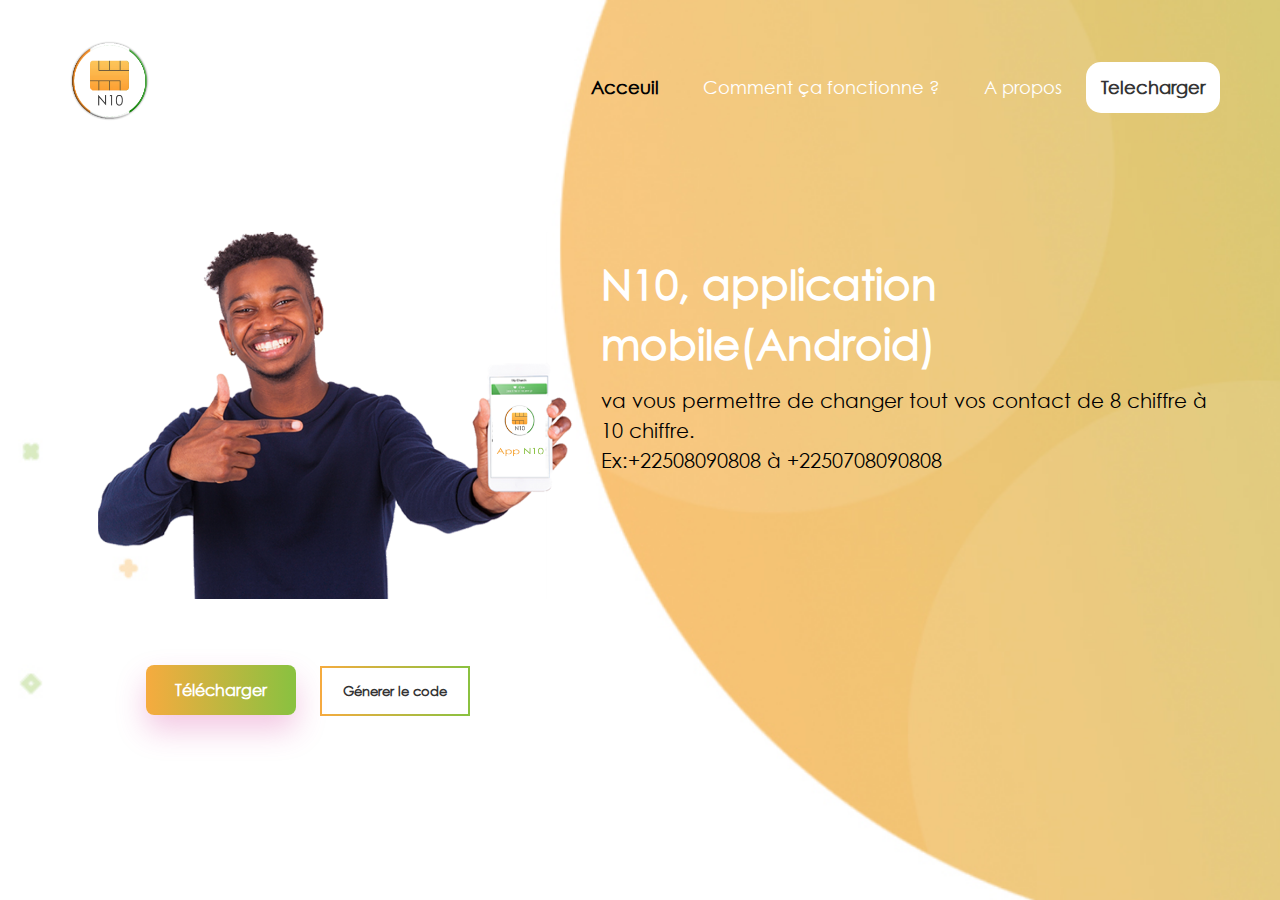
<file: index.html>
<!DOCTYPE html>
<html lang="en">

    <head>
        <meta charset="UTF-8">
        <meta name="viewport" content="width=device-width, initial-scale=1.0">
        <title>Document</title>
        <link rel="stylesheet" href="style/style.css">
        <link rel="stylesheet" href="style/responsive.css">
        <link rel="shortcut icon" href="/images/icons/n10.png" type="image/x-icon">
    </head>

<body>
    <section id="home" class="top_bar">
        <header>
            <div class="logo">
                <a href="index.html"><img src="images/icons/n10.png" alt=""></a>
            </div>
            <nav>
                <ul>
                    <li class="closeMenu"></li>
                    <li class="acc"><a href="index.html"><span class="ac">A</span>cceuil</a></li>
                    <li><a href="howtowork.html">Comment ça fonctionne ?</a></li>
                    <li><a href="#">A propos</a></li>
                    <li class="telecharger">
                        <a href="generator.html">Telecharger</a>
                    </li>
                </ul>
            </nav>

            <div id="SmallMenu" class="menu__mobile">
                <div class="menu__mobile--title">Menu</div>
                <div class="hemburger">
                    <div class="item"></div>
                    <div class="item"></div>
                    <div class="item"></div>
                </div>
            </div>
        </header>

        <div class="main">
            <div class="part_app">
                <div class="part_app_img">
                    <img src="/images/mobile1.png" alt="">
                </div>
                <div class="part_btns">
                    <button class="download">
                        <a href="#">Télécharger</a>
                    </button>
                    <button class="info">
                        <a href="">Génerer le code</a>
                    </button>
                </div>
            </div>
            <div class="part_download">
                <h1><span class="d_res">N10, applica</span>tion <span class="d_res">mobile(</span>Android)</h1>
                <p>va vous permettre de changer tout vos contact de 8 chiffre à 10 chiffre.<br /> Ex:+22508090808 à +2250708090808</p>
            </div>
        </div>
    </section>

    <script src="js/script.js"></script>
</body>

</html>
</file>
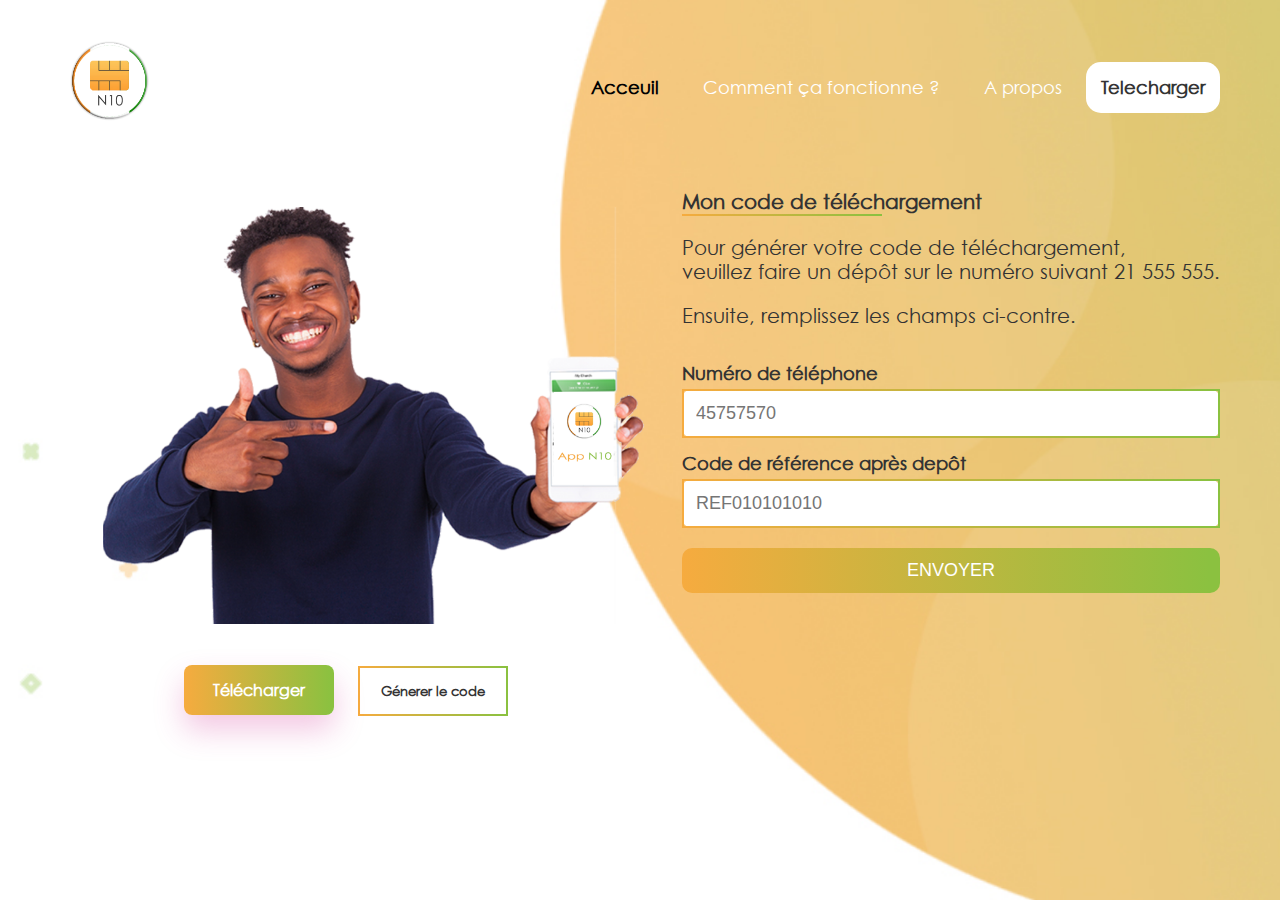
<file: generator.html>
<!DOCTYPE html>
<html lang="en">

<head>
    <meta charset="UTF-8">
    <meta name="viewport" content="width=device-width, initial-scale=1.0">
    <title>Document</title>
    <link rel="stylesheet" href="style/style.css">
    <link rel="stylesheet" href="style/responsive.css">
    <link rel="shortcut icon" href="/images/icons/n10.png" type="image/x-icon">
</head>

<body>
    <section id="code__generator" class="top_bar">
        <header>
            <div class="logo">
                <a href="index.html"><img src="images/icons/n10.png" alt=""></a>
            </div>
            <nav>
                <ul>
                    <li class="closeMenu"></li>
                    <li class="acc"><a href="index.html"><span class="ac">A</span>cceuil</a></li>
                    <li><a href="howtowork.html">Comment ça fonctionne ?</a></li>
                    <li><a href="#">A propos</a></li>
                    <li class="telecharger">
                        <a href="generator.html">Telecharger</a>
                    </li>
                </ul>
            </nav>

            <div id="SmallMenu" class="menu__mobile">
                <div class="menu__mobile--title">Menu</div>
                <div class="hemburger">
                    <div class="item"></div>
                    <div class="item"></div>
                    <div class="item"></div>
                </div>
            </div>
        </header>
        <div class="main">
            <div class="part_app">
                <div class="part_app_img">
                    <img src="images/mobile1.png" alt="">
                </div>
                <div class="part_btns">
                    <button class="download"><a href="generator.html">Télécharger</a></button>
                    <button class="info"><a href="">Génerer le code</a></button>
                </div>
            </div>
            <div class="code__generator--content">
                <h1>Mon code de téléchargement</h1>
                <div class="separator"></div>
                <div class="item--content">
                    <p>
                        Pour générer votre code de téléchargement, <br> veuillez faire un dépôt sur le numéro suivant <span>21 555 555</span>.
                    </p>
                    <p>
                        Ensuite, remplissez les champs ci-contre.
                    </p>
                </div>

                <form action="" method="post">
                    <div class="inputbox form--row number">
                        <label for="tel">Numéro de téléphone</label>
                        <input type="text" name="" id="tel" placeholder="45757570">
                    </div>

                    <div class="inputbox form--row reference_number">
                        <label for="code_ref">Code de référence après depôt</label>
                        <input type="text" name="" id="code_ref" placeholder="REF010101010">
                    </div>

                    <div class="form--row reference_number">
                        <input type="submit" name="" id="" value="Envoyer">
                    </div>
                </form>
            </div>
        </div>
    </section>

    <script src="js/script.js"></script>
</body>

</html>
</file>
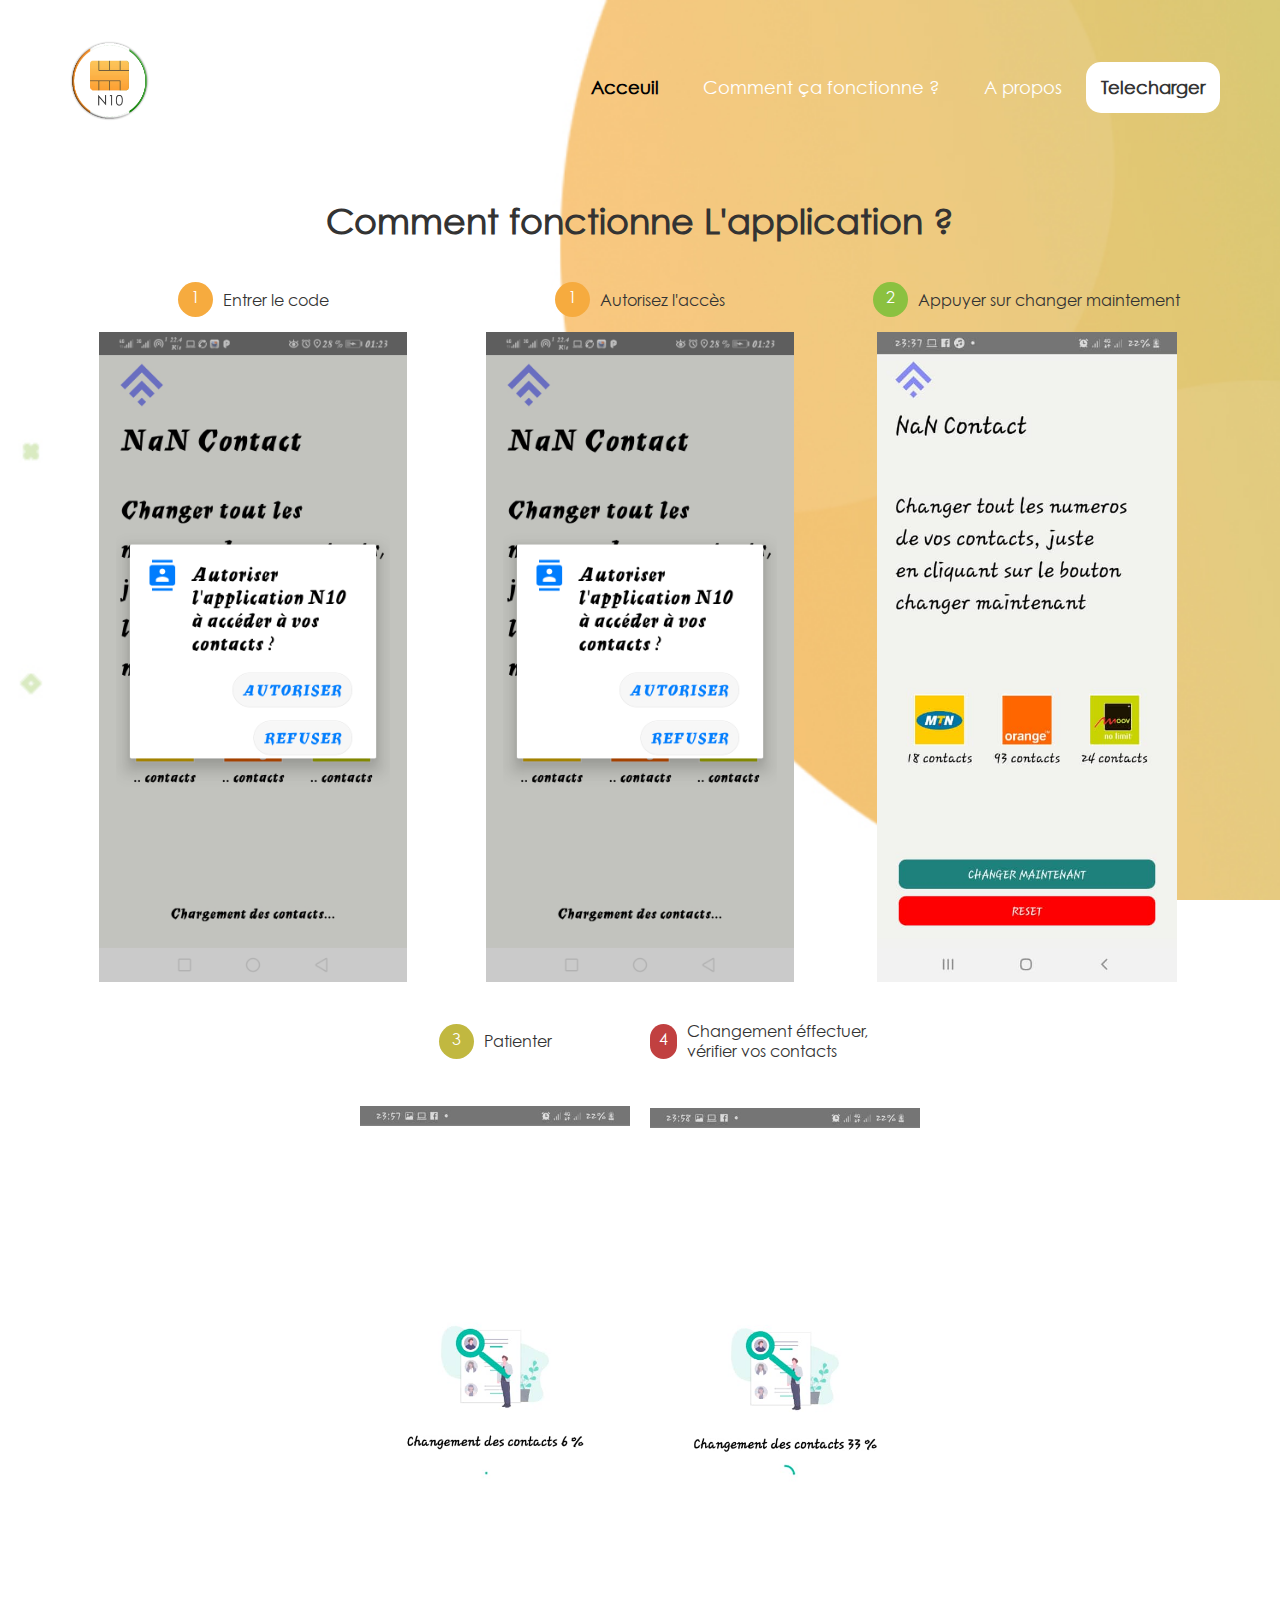
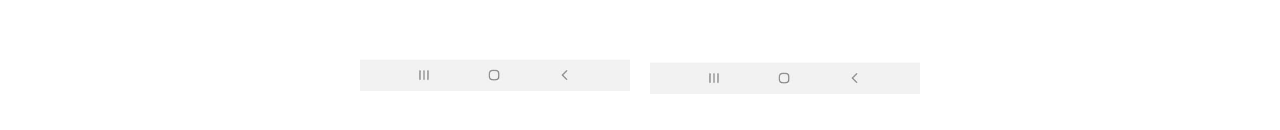
<file: howtowork.html>
<!DOCTYPE html>
<html lang="en">
<head>
    <meta charset="UTF-8">
    <meta name="viewport" content="width=device-width, initial-scale=1.0">
    <title>Document</title>
    <link rel="stylesheet" href="style/style.css">
    <link rel="stylesheet" href="style/responsive.css">
    <link rel="shortcut icon" href="/images/icons/n10.png" type="image/x-icon">
</head>
<body>
    <section id="home" class="top_bar">
        <header>
            <div class="logo">
                <a href="index.html"><img src="images/icons/n10.png" alt=""></a>
            </div>
            <nav>
                <ul>
                    <li class="closeMenu"></li>
                    <li class="acc"><a href="index.html">Acceuil</a></li>
                    <li><a href="howtowork.html">Comment ça fonctionne ?</a></li>
                    <li><a href="#">A propos</a></li>
                    <li class="telecharger">
                        <a href="generator.html">Telecharger</a>
                    </li>
                </ul>
            </nav>

            <div id="SmallMenu" class="menu__mobile">
                <div class="menu__mobile--title">Menu</div>
                <div class="hemburger">
                    <div class="item"></div>
                    <div class="item"></div>
                    <div class="item"></div>
                </div>
            </div>
        </header>

        <div class="main__fonctionality">
            <h1>Comment fonctionne L'application ?</h1>

            <div class="fonctionality__card">
                <div class="fonctionality__card--row">
                    <div class="fonctionality__card--items">
                        <div class="circle__card">
                            <div class="circle1 circle">1</div>
                            <span>Entrer le code</span>
                        </div>
                        <img src="./images/1.jpeg" alt="">
                    </div>
                    <div class="fonctionality__card--items">
                        <div class="circle__card">
                            <div class="circle1 circle">1</div>
                            <span>Autorisez l'accès</span>
                        </div>
                        <img src="./images/1.jpeg" alt="">
                    </div>
                    <div class="fonctionality__card--items">
                        <div class="circle__card">
                            <div class="circle2 circle">2</div>
                            <span>Appuyer sur changer maintement</span>
                        </div>
                        <img src="./images/2.jpeg" alt="">
                    </div>
                </div>
                <div class="next__fonction fonctionality__card--row">
                    <div class="fonctionality__card--items">
                        <div class="circle__card">
                            <div class="circle3 circle">3</div>
                            <span>Patienter</span>
                        </div>
                        <img src="./images/3.jpeg" alt="">
                    </div>
                    <div class="fonctionality__card--items">
                        <div class="circle__card">
                            <div class="circle4 circle">4</div>
                            <span>Changement éffectuer, vérifier vos contacts</span>
                        </div>
                        <img src="./images/4.jpeg" alt="">
                    </div>
                </div>
            </div>
        </div>
    </section>
    
    <script src="js/script.js"></script>
</body>
</html>
</file>
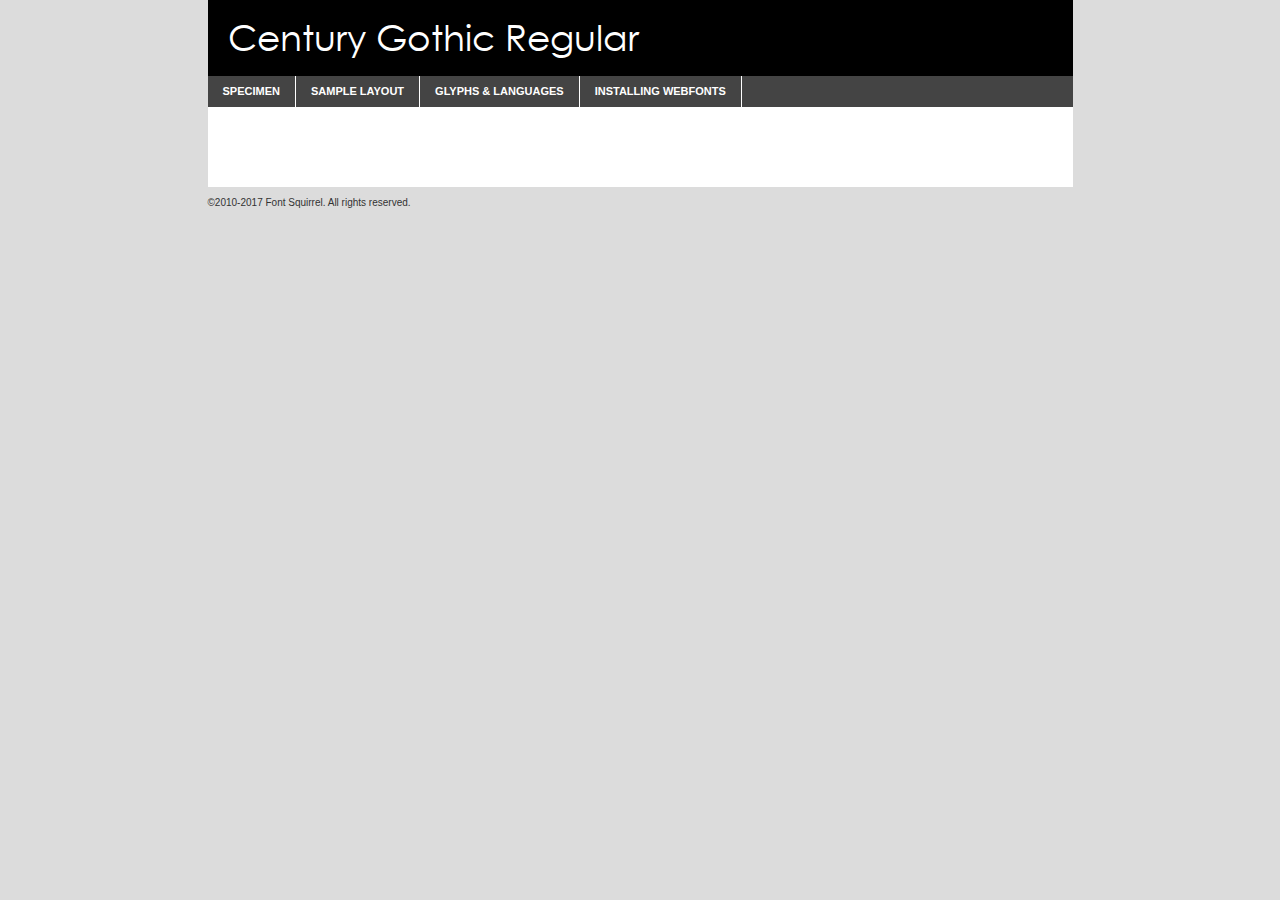
<file: fonts/century-gothic/gothic-demo.html>
<!DOCTYPE html PUBLIC "-//W3C//DTD XHTML 1.0 Transitional//EN"
	"http://www.w3.org/TR/xhtml1/DTD/xhtml1-transitional.dtd">

<html xmlns="http://www.w3.org/1999/xhtml" xml:lang="en" lang="en">
<head>
	<meta http-equiv="Content-Type" content="text/html; charset=utf-8" />
	<script src="http://ajax.googleapis.com/ajax/libs/jquery/1.7.2/jquery.min.js" type="text/javascript" charset="utf-8"></script>
	<script type="text/javascript">
	(function($){$.fn.easyTabs=function(option){var param=jQuery.extend({fadeSpeed:"fast",defaultContent:1,activeClass:'active'},option);$(this).each(function(){var thisId="#"+this.id;if(param.defaultContent==''){param.defaultContent=1;}
	if(typeof param.defaultContent=="number")
	{var defaultTab=$(thisId+" .tabs li:eq("+(param.defaultContent-1)+") a").attr('href').substr(1);}else{var defaultTab=param.defaultContent;}
	$(thisId+" .tabs li a").each(function(){var tabToHide=$(this).attr('href').substr(1);$("#"+tabToHide).addClass('easytabs-tab-content');});hideAll();changeContent(defaultTab);function hideAll(){$(thisId+" .easytabs-tab-content").hide();}
	function changeContent(tabId){hideAll();$(thisId+" .tabs li").removeClass(param.activeClass);$(thisId+" .tabs li a[href=#"+tabId+"]").closest('li').addClass(param.activeClass);if(param.fadeSpeed!="none")
	{$(thisId+" #"+tabId).fadeIn(param.fadeSpeed);}else{$(thisId+" #"+tabId).show();}}
	$(thisId+" .tabs li").click(function(){var tabId=$(this).find('a').attr('href').substr(1);changeContent(tabId);return false;});});}})(jQuery);
	</script>
	<link rel="stylesheet" href="specimen_files/specimen_stylesheet.css" type="text/css" charset="utf-8" />
	<link rel="stylesheet" href="stylesheet.css" type="text/css" charset="utf-8" />

	<style type="text/css">
					body{
				font-family: 'century_gothic';
							}
		</style>

	<title>Century Gothic Regular Specimen</title>
	
	
	<script type="text/javascript" charset="utf-8">
		$(document).ready(function() {
			$('#container').easyTabs({defaultContent:1});
		});
	</script>
</head>

<body>
<div id="container">
	<div id="header">
		Century Gothic Regular	</div>
	<ul class="tabs">
		<li><a href="#specimen">Specimen</a></li>
		<li><a href="#layout">Sample Layout</a></li>
				<li><a href="#glyphs">Glyphs &amp; Languages</a></li>
		<li><a href="#installing">Installing Webfonts</a></li>
		
	</ul>
	
	<div id="main_content">

		
			<div id="specimen">
		
				<div class="section">
					<div class="grid12 firstcol">
						<div class="huge">AaBb</div>
					</div>
				</div>
		
				<div class="section">
					<div class="glyph_range">A&#x200B;B&#x200b;C&#x200b;D&#x200b;E&#x200b;F&#x200b;G&#x200b;H&#x200b;I&#x200b;J&#x200b;K&#x200b;L&#x200b;M&#x200b;N&#x200b;O&#x200b;P&#x200b;Q&#x200b;R&#x200b;S&#x200b;T&#x200b;U&#x200b;V&#x200b;W&#x200b;X&#x200b;Y&#x200b;Z&#x200b;a&#x200b;b&#x200b;c&#x200b;d&#x200b;e&#x200b;f&#x200b;g&#x200b;h&#x200b;i&#x200b;j&#x200b;k&#x200b;l&#x200b;m&#x200b;n&#x200b;o&#x200b;p&#x200b;q&#x200b;r&#x200b;s&#x200b;t&#x200b;u&#x200b;v&#x200b;w&#x200b;x&#x200b;y&#x200b;z&#x200b;1&#x200b;2&#x200b;3&#x200b;4&#x200b;5&#x200b;6&#x200b;7&#x200b;8&#x200b;9&#x200b;0&#x200b;&amp;&#x200b;.&#x200b;,&#x200b;?&#x200b;!&#x200b;&#64;&#x200b;(&#x200b;)&#x200b;#&#x200b;$&#x200b;%&#x200b;*&#x200b;+&#x200b;-&#x200b;=&#x200b;:&#x200b;;</div>
				</div>
				<div class="section">
					<div class="grid12 firstcol">
						<table class="sample_table">
							<tr><td>10</td><td class="size10">abcdefghijklmnopqrstuvwxyzABCDEFGHIJKLMNOPQRSTUVWXYZ0123456789abcdefghijklmnopqrstuvwxyzABCDEFGHIJKLMNOPQRSTUVWXYZ0123456789abcdefghijklmnopqrstuvwxyzABCDEFGHIJKLMNOPQRSTUVWXYZ</td></tr>
							<tr><td>11</td><td class="size11">abcdefghijklmnopqrstuvwxyzABCDEFGHIJKLMNOPQRSTUVWXYZ0123456789abcdefghijklmnopqrstuvwxyzABCDEFGHIJKLMNOPQRSTUVWXYZ0123456789abcdefghijklmnopqrstuvwxyzABCDEFGHIJKLMNOPQRSTUVWXYZ</td></tr>
							<tr><td>12</td><td class="size12">abcdefghijklmnopqrstuvwxyzABCDEFGHIJKLMNOPQRSTUVWXYZ0123456789abcdefghijklmnopqrstuvwxyzABCDEFGHIJKLMNOPQRSTUVWXYZ0123456789abcdefghijklmnopqrstuvwxyzABCDEFGHIJKLMNOPQRSTUVWXYZ</td></tr>
							<tr><td>13</td><td class="size13">abcdefghijklmnopqrstuvwxyzABCDEFGHIJKLMNOPQRSTUVWXYZ0123456789abcdefghijklmnopqrstuvwxyzABCDEFGHIJKLMNOPQRSTUVWXYZ0123456789abcdefghijklmnopqrstuvwxyzABCDEFGHIJKLMNOPQRSTUVWXYZ</td></tr>
							<tr><td>14</td><td class="size14">abcdefghijklmnopqrstuvwxyzABCDEFGHIJKLMNOPQRSTUVWXYZ0123456789abcdefghijklmnopqrstuvwxyzABCDEFGHIJKLMNOPQRSTUVWXYZ0123456789abcdefghijklmnopqrstuvwxyzABCDEFGHIJKLMNOPQRSTUVWXYZ</td></tr>
							<tr><td>16</td><td class="size16">abcdefghijklmnopqrstuvwxyzABCDEFGHIJKLMNOPQRSTUVWXYZ0123456789abcdefghijklmnopqrstuvwxyzABCDEFGHIJKLMNOPQRSTUVWXYZ</td></tr>
							<tr><td>18</td><td class="size18">abcdefghijklmnopqrstuvwxyzABCDEFGHIJKLMNOPQRSTUVWXYZ0123456789abcdefghijklmnopqrstuvwxyzABCDEFGHIJKLMNOPQRSTUVWXYZ</td></tr>
							<tr><td>20</td><td class="size20">abcdefghijklmnopqrstuvwxyzABCDEFGHIJKLMNOPQRSTUVWXYZ0123456789abcdefghijklmnopqrstuvwxyzABCDEFGHIJKLMNOPQRSTUVWXYZ</td></tr>
							<tr><td>24</td><td class="size24">abcdefghijklmnopqrstuvwxyzABCDEFGHIJKLMNOPQRSTUVWXYZ0123456789abcdefghijklmnopqrstuvwxyzABCDEFGHIJKLMNOPQRSTUVWXYZ</td></tr>
							<tr><td>30</td><td class="size30">abcdefghijklmnopqrstuvwxyzABCDEFGHIJKLMNOPQRSTUVWXYZ0123456789abcdefghijklmnopqrstuvwxyzABCDEFGHIJKLMNOPQRSTUVWXYZ</td></tr>
							<tr><td>36</td><td class="size36">abcdefghijklmnopqrstuvwxyzABCDEFGHIJKLMNOPQRSTUVWXYZ0123456789abcdefghijklmnopqrstuvwxyzABCDEFGHIJKLMNOPQRSTUVWXYZ</td></tr>
							<tr><td>48</td><td class="size48">abcdefghijklmnopqrstuvwxyzABCDEFGHIJKLMNOPQRSTUVWXYZ0123456789abcdefghijklmnopqrstuvwxyzABCDEFGHIJKLMNOPQRSTUVWXYZ</td></tr>
							<tr><td>60</td><td class="size60">abcdefghijklmnopqrstuvwxyzABCDEFGHIJKLMNOPQRSTUVWXYZ0123456789abcdefghijklmnopqrstuvwxyzABCDEFGHIJKLMNOPQRSTUVWXYZ</td></tr>
							<tr><td>72</td><td class="size72">abcdefghijklmnopqrstuvwxyzABCDEFGHIJKLMNOPQRSTUVWXYZ0123456789abcdefghijklmnopqrstuvwxyzABCDEFGHIJKLMNOPQRSTUVWXYZ</td></tr>
							<tr><td>90</td><td class="size90">abcdefghijklmnopqrstuvwxyzABCDEFGHIJKLMNOPQRSTUVWXYZ0123456789abcdefghijklmnopqrstuvwxyzABCDEFGHIJKLMNOPQRSTUVWXYZ</td></tr>
						</table>
				
					</div>
			
				</div>
		
		
		
								<div class="section" id="bodycomparison">


										<div id="xheight">
				<div class="fontbody">&#x25FC;&#x25FC;&#x25FC;&#x25FC;&#x25FC;&#x25FC;&#x25FC;&#x25FC;&#x25FC;&#x25FC;&#x25FC;&#x25FC;&#x25FC;&#x25FC;&#x25FC;&#x25FC;&#x25FC;&#x25FC;&#x25FC;&#x25FC;&#x25FC;&#x25FC;&#x25FC;&#x25FC;&#x25FC;&#x25FC;&#x25FC;&#x25FC;&#x25FC;&#x25FC;&#x25FC;&#x25FC;&#x25FC;&#x25FC;&#x25FC;&#x25FC;&#x25FC;&#x25FC;&#x25FC;&#x25FC;&#x25FC;&#x25FC;&#x25FC;&#x25FC;&#x25FC;&#x25FC;&#x25FC;&#x25FC;&#x25FC;&#x25FC;&#x25FC;&#x25FC;&#x25FC;&#x25FC;&#x25FC;&#x25FC;&#x25FC;&#x25FC;&#x25FC;&#x25FC;&#x25FC;&#x25FC;&#x25FC;&#x25FC;&#x25FC;&#x25FC;&#x25FC;&#x25FC;&#x25FC;&#x25FC;&#x25FC;&#x25FC;&#x25FC;&#x25FC;&#x25FC;&#x25FC;&#x25FC;&#x25FC;&#x25FC;&#x25FC;&#x25FC;&#x25FC;&#x25FC;&#x25FC;&#x25FC;&#x25FC;&#x25FC;&#x25FC;&#x25FC;&#x25FC;&#x25FC;&#x25FC;&#x25FC;&#x25FC;&#x25FC;&#x25FC;&#x25FC;&#x25FC;&#x25FC;body</div><div class="arialbody">body</div><div class="verdanabody">body</div><div class="georgiabody">body</div></div>
										<div class="fontbody" style="z-index:1">
											body<span>Century Gothic Regular</span>
										</div>
										<div class="arialbody" style="z-index:1">
											body<span>Arial</span>
										</div>
										<div class="verdanabody" style="z-index:1">
											body<span>Verdana</span>
										</div>
										<div class="georgiabody" style="z-index:1">
											body<span>Georgia</span>
										</div>



								</div>
		
		
				<div class="section psample psample_row1" id="">
					
					<div class="grid2 firstcol">
						<p class="size10"><span>10.</span>Aenean lacinia bibendum nulla sed consectetur. Fusce dapibus, tellus ac cursus commodo, tortor mauris condimentum nibh, ut fermentum massa justo sit amet risus. Nullam id dolor id nibh ultricies vehicula ut id elit. Cum sociis natoque penatibus et magnis dis parturient montes, nascetur ridiculus mus. Nulla vitae elit libero, a pharetra augue.</p>
			
					</div>
					<div class="grid3">
						<p class="size11"><span>11.</span>Aenean lacinia bibendum nulla sed consectetur. Fusce dapibus, tellus ac cursus commodo, tortor mauris condimentum nibh, ut fermentum massa justo sit amet risus. Nullam id dolor id nibh ultricies vehicula ut id elit. Cum sociis natoque penatibus et magnis dis parturient montes, nascetur ridiculus mus. Nulla vitae elit libero, a pharetra augue.</p>
			
					</div>
					<div class="grid3">
						<p class="size12"><span>12.</span>Aenean lacinia bibendum nulla sed consectetur. Fusce dapibus, tellus ac cursus commodo, tortor mauris condimentum nibh, ut fermentum massa justo sit amet risus. Nullam id dolor id nibh ultricies vehicula ut id elit. Cum sociis natoque penatibus et magnis dis parturient montes, nascetur ridiculus mus. Nulla vitae elit libero, a pharetra augue.</p>
			
					</div>
					<div class="grid4">
						<p class="size13"><span>13.</span>Aenean lacinia bibendum nulla sed consectetur. Fusce dapibus, tellus ac cursus commodo, tortor mauris condimentum nibh, ut fermentum massa justo sit amet risus. Nullam id dolor id nibh ultricies vehicula ut id elit. Cum sociis natoque penatibus et magnis dis parturient montes, nascetur ridiculus mus. Nulla vitae elit libero, a pharetra augue.</p>
			
					</div>
					<div class="white_blend"></div>
					
				</div>
				<div class="section psample psample_row2" id="">
					<div class="grid3 firstcol">
						<p class="size14"><span>14.</span>Aenean lacinia bibendum nulla sed consectetur. Fusce dapibus, tellus ac cursus commodo, tortor mauris condimentum nibh, ut fermentum massa justo sit amet risus. Nullam id dolor id nibh ultricies vehicula ut id elit. Cum sociis natoque penatibus et magnis dis parturient montes, nascetur ridiculus mus. Nulla vitae elit libero, a pharetra augue.</p>
			
					</div>
					<div class="grid4">
						<p class="size16"><span>16.</span>Aenean lacinia bibendum nulla sed consectetur. Fusce dapibus, tellus ac cursus commodo, tortor mauris condimentum nibh, ut fermentum massa justo sit amet risus. Nullam id dolor id nibh ultricies vehicula ut id elit. Cum sociis natoque penatibus et magnis dis parturient montes, nascetur ridiculus mus. Nulla vitae elit libero, a pharetra augue.</p>
			
					</div>
					<div class="grid5">
						<p class="size18"><span>18.</span>Aenean lacinia bibendum nulla sed consectetur. Fusce dapibus, tellus ac cursus commodo, tortor mauris condimentum nibh, ut fermentum massa justo sit amet risus. Nullam id dolor id nibh ultricies vehicula ut id elit. Cum sociis natoque penatibus et magnis dis parturient montes, nascetur ridiculus mus. Nulla vitae elit libero, a pharetra augue.</p>
			
					</div>

					<div class="white_blend"></div>

				</div>
				
				<div class="section psample psample_row3" id="">
					<div class="grid5 firstcol">
						<p class="size20"><span>20.</span>Aenean lacinia bibendum nulla sed consectetur. Fusce dapibus, tellus ac cursus commodo, tortor mauris condimentum nibh, ut fermentum massa justo sit amet risus. Nullam id dolor id nibh ultricies vehicula ut id elit. Cum sociis natoque penatibus et magnis dis parturient montes, nascetur ridiculus mus. Nulla vitae elit libero, a pharetra augue.</p>
					</div>
					<div class="grid7">
						<p class="size24"><span>24.</span>Aenean lacinia bibendum nulla sed consectetur. Fusce dapibus, tellus ac cursus commodo, tortor mauris condimentum nibh, ut fermentum massa justo sit amet risus. Nullam id dolor id nibh ultricies vehicula ut id elit. Cum sociis natoque penatibus et magnis dis parturient montes, nascetur ridiculus mus. Nulla vitae elit libero, a pharetra augue.</p>
					</div>
					
					<div class="white_blend"></div>
					
				</div>
				
				<div class="section psample psample_row4" id="">
					<div class="grid12 firstcol">
						<p class="size30"><span>30.</span>Aenean lacinia bibendum nulla sed consectetur. Fusce dapibus, tellus ac cursus commodo, tortor mauris condimentum nibh, ut fermentum massa justo sit amet risus. Nullam id dolor id nibh ultricies vehicula ut id elit. Cum sociis natoque penatibus et magnis dis parturient montes, nascetur ridiculus mus. Nulla vitae elit libero, a pharetra augue.</p>
					</div>
					<div class="white_blend"></div>
					
				</div>
				
				
				
				<div class="section psample psample_row1 fullreverse">
					<div class="grid2 firstcol">
						<p class="size10"><span>10.</span>Aenean lacinia bibendum nulla sed consectetur. Fusce dapibus, tellus ac cursus commodo, tortor mauris condimentum nibh, ut fermentum massa justo sit amet risus. Nullam id dolor id nibh ultricies vehicula ut id elit. Cum sociis natoque penatibus et magnis dis parturient montes, nascetur ridiculus mus. Nulla vitae elit libero, a pharetra augue.</p>
			
					</div>
					<div class="grid3">
						<p class="size11"><span>11.</span>Aenean lacinia bibendum nulla sed consectetur. Fusce dapibus, tellus ac cursus commodo, tortor mauris condimentum nibh, ut fermentum massa justo sit amet risus. Nullam id dolor id nibh ultricies vehicula ut id elit. Cum sociis natoque penatibus et magnis dis parturient montes, nascetur ridiculus mus. Nulla vitae elit libero, a pharetra augue.</p>
			
					</div>
					<div class="grid3">
						<p class="size12"><span>12.</span>Aenean lacinia bibendum nulla sed consectetur. Fusce dapibus, tellus ac cursus commodo, tortor mauris condimentum nibh, ut fermentum massa justo sit amet risus. Nullam id dolor id nibh ultricies vehicula ut id elit. Cum sociis natoque penatibus et magnis dis parturient montes, nascetur ridiculus mus. Nulla vitae elit libero, a pharetra augue.</p>
			
					</div>
					<div class="grid4">
						<p class="size13"><span>13.</span>Aenean lacinia bibendum nulla sed consectetur. Fusce dapibus, tellus ac cursus commodo, tortor mauris condimentum nibh, ut fermentum massa justo sit amet risus. Nullam id dolor id nibh ultricies vehicula ut id elit. Cum sociis natoque penatibus et magnis dis parturient montes, nascetur ridiculus mus. Nulla vitae elit libero, a pharetra augue.</p>
			
					</div>
					<div class="black_blend"></div>
					
				</div>
				
				<div class="section psample psample_row2 fullreverse">
					<div class="grid3 firstcol">
						<p class="size14"><span>14.</span>Aenean lacinia bibendum nulla sed consectetur. Fusce dapibus, tellus ac cursus commodo, tortor mauris condimentum nibh, ut fermentum massa justo sit amet risus. Nullam id dolor id nibh ultricies vehicula ut id elit. Cum sociis natoque penatibus et magnis dis parturient montes, nascetur ridiculus mus. Nulla vitae elit libero, a pharetra augue.</p>
			
					</div>
					<div class="grid4">
						<p class="size16"><span>16.</span>Aenean lacinia bibendum nulla sed consectetur. Fusce dapibus, tellus ac cursus commodo, tortor mauris condimentum nibh, ut fermentum massa justo sit amet risus. Nullam id dolor id nibh ultricies vehicula ut id elit. Cum sociis natoque penatibus et magnis dis parturient montes, nascetur ridiculus mus. Nulla vitae elit libero, a pharetra augue.</p>
			
					</div>
					<div class="grid5">
						<p class="size18"><span>18.</span>Aenean lacinia bibendum nulla sed consectetur. Fusce dapibus, tellus ac cursus commodo, tortor mauris condimentum nibh, ut fermentum massa justo sit amet risus. Nullam id dolor id nibh ultricies vehicula ut id elit. Cum sociis natoque penatibus et magnis dis parturient montes, nascetur ridiculus mus. Nulla vitae elit libero, a pharetra augue.</p>
			
					</div>
					<div class="black_blend"></div>

				</div>
				
				<div class="section psample fullreverse psample_row3" id="">
					<div class="grid5 firstcol">
						<p class="size20"><span>20.</span>Aenean lacinia bibendum nulla sed consectetur. Fusce dapibus, tellus ac cursus commodo, tortor mauris condimentum nibh, ut fermentum massa justo sit amet risus. Nullam id dolor id nibh ultricies vehicula ut id elit. Cum sociis natoque penatibus et magnis dis parturient montes, nascetur ridiculus mus. Nulla vitae elit libero, a pharetra augue.</p>
					</div>
					<div class="grid7">
						<p class="size24"><span>24.</span>Aenean lacinia bibendum nulla sed consectetur. Fusce dapibus, tellus ac cursus commodo, tortor mauris condimentum nibh, ut fermentum massa justo sit amet risus. Nullam id dolor id nibh ultricies vehicula ut id elit. Cum sociis natoque penatibus et magnis dis parturient montes, nascetur ridiculus mus. Nulla vitae elit libero, a pharetra augue.</p>
					</div>
					
					<div class="black_blend"></div>
					
				</div>
				
				<div class="section psample fullreverse psample_row4" id="" style="border-bottom: 20px #000 solid;">
					<div class="grid12 firstcol">
						<p class="size30"><span>30.</span>Aenean lacinia bibendum nulla sed consectetur. Fusce dapibus, tellus ac cursus commodo, tortor mauris condimentum nibh, ut fermentum massa justo sit amet risus. Nullam id dolor id nibh ultricies vehicula ut id elit. Cum sociis natoque penatibus et magnis dis parturient montes, nascetur ridiculus mus. Nulla vitae elit libero, a pharetra augue.</p>
					</div>
					<div class="black_blend"></div>
					
				</div>
				
				
				
				
			</div>
			
			<div id="layout">
				
				<div class="section">
					
					<div class="grid12 firstcol">
						<h1>Lorem Ipsum Dolor</h1>
						<h2>Etiam porta sem malesuada magna mollis euismod</h2>
						
						<p class="byline">By <a href="#link">Aenean Lacinia</a></p>
					</div>
				</div>
				<div class="section">
					<div class="grid8 firstcol">
						<p class="large">Donec sed odio dui. Morbi leo risus, porta ac consectetur ac, vestibulum at eros. Fusce dapibus, tellus ac cursus commodo, tortor mauris condimentum nibh, ut fermentum massa justo sit amet risus. </p>

						
						<h3>Pellentesque ornare sem</h3>

						<p>Maecenas sed diam eget risus varius blandit sit amet non magna. Maecenas faucibus mollis interdum. Donec ullamcorper nulla non metus auctor fringilla. Nullam id dolor id nibh ultricies vehicula ut id elit. Nullam id dolor id nibh ultricies vehicula ut id elit. </p>

						<p>Aenean eu leo quam. Pellentesque ornare sem lacinia quam venenatis vestibulum. Lorem ipsum dolor sit amet, consectetur adipiscing elit. Cum sociis natoque penatibus et magnis dis parturient montes, nascetur ridiculus mus. </p>

						<p>Nulla vitae elit libero, a pharetra augue. Praesent commodo cursus magna, vel scelerisque nisl consectetur et. Aenean lacinia bibendum nulla sed consectetur. </p>

						<p>Nullam quis risus eget urna mollis ornare vel eu leo. Nullam quis risus eget urna mollis ornare vel eu leo. Maecenas sed diam eget risus varius blandit sit amet non magna. Donec ullamcorper nulla non metus auctor fringilla. </p>

						<h3>Cras mattis consectetur</h3>

						<p>Aenean eu leo quam. Pellentesque ornare sem lacinia quam venenatis vestibulum. Aenean lacinia bibendum nulla sed consectetur. Integer posuere erat a ante venenatis dapibus posuere velit aliquet. Cras mattis consectetur purus sit amet fermentum. </p>

						<p>Nullam id dolor id nibh ultricies vehicula ut id elit. Nullam quis risus eget urna mollis ornare vel eu leo. Cras mattis consectetur purus sit amet fermentum.</p>
					</div>
					
					<div class="grid4 sidebar">
						
						<div class="box reverse">
							<p class="last">Nullam quis risus eget urna mollis ornare vel eu leo. Donec ullamcorper nulla non metus auctor fringilla. Cras mattis consectetur purus sit amet fermentum. Sed posuere consectetur est at lobortis. Lorem ipsum dolor sit amet, consectetur adipiscing elit. </p>
						</div>
						
						<p class="caption">Maecenas sed diam eget risus varius.</p>

						<p>Vestibulum id ligula porta felis euismod semper. Integer posuere erat a ante venenatis dapibus posuere velit aliquet. Vestibulum id ligula porta felis euismod semper. Sed posuere consectetur est at lobortis. Maecenas sed diam eget risus varius blandit sit amet non magna. Fusce dapibus, tellus ac cursus commodo, tortor mauris condimentum nibh, ut fermentum massa justo sit amet risus. </p>

					

						<p>Duis mollis, est non commodo luctus, nisi erat porttitor ligula, eget lacinia odio sem nec elit. Aenean lacinia bibendum nulla sed consectetur. Vivamus sagittis lacus vel augue laoreet rutrum faucibus dolor auctor. Aenean lacinia bibendum nulla sed consectetur. Nullam quis risus eget urna mollis ornare vel eu leo. </p>

						<p>Praesent commodo cursus magna, vel scelerisque nisl consectetur et. Donec ullamcorper nulla non metus auctor fringilla. Maecenas faucibus mollis interdum. Fusce dapibus, tellus ac cursus commodo, tortor mauris condimentum nibh, ut fermentum massa justo sit amet risus. </p>

					</div>
				</div>
				
			</div>


			



		<div id="glyphs">
			<div class="section">
				<div class="grid12 firstcol">
			
				<h1>Language Support</h1>
				<p>The subset of Century Gothic Regular in this kit supports the following languages:<br />
			
					Albanian, Basque, Breton, Chamorro, Danish, Dutch, English, Faroese, Finnish, French, Frisian, Galician, German, Icelandic, Italian, Malagasy, Norwegian, Portuguese, Spanish, Alsatian, Aragonese, Arapaho, Arrernte, Asturian, Aymara, Bislama, Cebuano, Corsican, Fijian, French_creole, Genoese, Gilbertese, Greenlandic, Haitian_creole, Hiligaynon, Hmong, Hopi, Ibanag, Iloko_ilokano, Indonesian, Interglossa_glosa, Interlingua, Irish_gaelic, Jerriais, Lojban, Lombard, Luxembourgeois, Manx, Mohawk, Norfolk_pitcairnese, Occitan, Oromo, Pangasinan, Papiamento, Piedmontese, Potawatomi, Rhaeto-romance, Romansh, Rotokas, Sami_lule, Samoan, Sardinian, Scots_gaelic, Seychelles_creole, Shona, Sicilian, Somali, Southern_ndebele, Swahili, Swati_swazi, Tagalog_filipino_pilipino, Tetum, Tok_pisin, Uyghur_latinized, Volapuk, Walloon, Warlpiri, Xhosa, Yapese, Zulu, Latinbasic, Ubasic, Demo				</p>
				<h1>Glyph Chart</h1>
				<p>The subset of Century Gothic Regular in this kit includes all the glyphs listed below. Unicode entities are included above each glyph to help you insert individual characters into your layout.</p>
				<div id="glyph_chart">
			
																				 <div><p>&amp;#32;</p>&#32;</div>
																				 <div><p>&amp;#33;</p>&#33;</div>
																				 <div><p>&amp;#34;</p>&#34;</div>
																				 <div><p>&amp;#35;</p>&#35;</div>
																				 <div><p>&amp;#36;</p>&#36;</div>
																				 <div><p>&amp;#37;</p>&#37;</div>
																				 <div><p>&amp;#38;</p>&#38;</div>
																				 <div><p>&amp;#39;</p>&#39;</div>
																				 <div><p>&amp;#40;</p>&#40;</div>
																				 <div><p>&amp;#41;</p>&#41;</div>
																				 <div><p>&amp;#42;</p>&#42;</div>
																				 <div><p>&amp;#43;</p>&#43;</div>
																				 <div><p>&amp;#44;</p>&#44;</div>
																				 <div><p>&amp;#45;</p>&#45;</div>
																				 <div><p>&amp;#46;</p>&#46;</div>
																				 <div><p>&amp;#47;</p>&#47;</div>
																				 <div><p>&amp;#48;</p>&#48;</div>
																				 <div><p>&amp;#49;</p>&#49;</div>
																				 <div><p>&amp;#50;</p>&#50;</div>
																				 <div><p>&amp;#51;</p>&#51;</div>
																				 <div><p>&amp;#52;</p>&#52;</div>
																				 <div><p>&amp;#53;</p>&#53;</div>
																				 <div><p>&amp;#54;</p>&#54;</div>
																				 <div><p>&amp;#55;</p>&#55;</div>
																				 <div><p>&amp;#56;</p>&#56;</div>
																				 <div><p>&amp;#57;</p>&#57;</div>
																				 <div><p>&amp;#58;</p>&#58;</div>
																				 <div><p>&amp;#59;</p>&#59;</div>
																				 <div><p>&amp;#60;</p>&#60;</div>
																				 <div><p>&amp;#61;</p>&#61;</div>
																				 <div><p>&amp;#62;</p>&#62;</div>
																				 <div><p>&amp;#63;</p>&#63;</div>
																				 <div><p>&amp;#64;</p>&#64;</div>
																				 <div><p>&amp;#65;</p>&#65;</div>
																				 <div><p>&amp;#66;</p>&#66;</div>
																				 <div><p>&amp;#67;</p>&#67;</div>
																				 <div><p>&amp;#68;</p>&#68;</div>
																				 <div><p>&amp;#69;</p>&#69;</div>
																				 <div><p>&amp;#70;</p>&#70;</div>
																				 <div><p>&amp;#71;</p>&#71;</div>
																				 <div><p>&amp;#72;</p>&#72;</div>
																				 <div><p>&amp;#73;</p>&#73;</div>
																				 <div><p>&amp;#74;</p>&#74;</div>
																				 <div><p>&amp;#75;</p>&#75;</div>
																				 <div><p>&amp;#76;</p>&#76;</div>
																				 <div><p>&amp;#77;</p>&#77;</div>
																				 <div><p>&amp;#78;</p>&#78;</div>
																				 <div><p>&amp;#79;</p>&#79;</div>
																				 <div><p>&amp;#80;</p>&#80;</div>
																				 <div><p>&amp;#81;</p>&#81;</div>
																				 <div><p>&amp;#82;</p>&#82;</div>
																				 <div><p>&amp;#83;</p>&#83;</div>
																				 <div><p>&amp;#84;</p>&#84;</div>
																				 <div><p>&amp;#85;</p>&#85;</div>
																				 <div><p>&amp;#86;</p>&#86;</div>
																				 <div><p>&amp;#87;</p>&#87;</div>
																				 <div><p>&amp;#88;</p>&#88;</div>
																				 <div><p>&amp;#89;</p>&#89;</div>
																				 <div><p>&amp;#90;</p>&#90;</div>
																				 <div><p>&amp;#91;</p>&#91;</div>
																				 <div><p>&amp;#92;</p>&#92;</div>
																				 <div><p>&amp;#93;</p>&#93;</div>
																				 <div><p>&amp;#94;</p>&#94;</div>
																				 <div><p>&amp;#95;</p>&#95;</div>
																				 <div><p>&amp;#96;</p>&#96;</div>
																				 <div><p>&amp;#97;</p>&#97;</div>
																				 <div><p>&amp;#98;</p>&#98;</div>
																				 <div><p>&amp;#99;</p>&#99;</div>
																				 <div><p>&amp;#100;</p>&#100;</div>
																				 <div><p>&amp;#101;</p>&#101;</div>
																				 <div><p>&amp;#102;</p>&#102;</div>
																				 <div><p>&amp;#103;</p>&#103;</div>
																				 <div><p>&amp;#104;</p>&#104;</div>
																				 <div><p>&amp;#105;</p>&#105;</div>
																				 <div><p>&amp;#106;</p>&#106;</div>
																				 <div><p>&amp;#107;</p>&#107;</div>
																				 <div><p>&amp;#108;</p>&#108;</div>
																				 <div><p>&amp;#109;</p>&#109;</div>
																				 <div><p>&amp;#110;</p>&#110;</div>
																				 <div><p>&amp;#111;</p>&#111;</div>
																				 <div><p>&amp;#112;</p>&#112;</div>
																				 <div><p>&amp;#113;</p>&#113;</div>
																				 <div><p>&amp;#114;</p>&#114;</div>
																				 <div><p>&amp;#115;</p>&#115;</div>
																				 <div><p>&amp;#116;</p>&#116;</div>
																				 <div><p>&amp;#117;</p>&#117;</div>
																				 <div><p>&amp;#118;</p>&#118;</div>
																				 <div><p>&amp;#119;</p>&#119;</div>
																				 <div><p>&amp;#120;</p>&#120;</div>
																				 <div><p>&amp;#121;</p>&#121;</div>
																				 <div><p>&amp;#122;</p>&#122;</div>
																				 <div><p>&amp;#123;</p>&#123;</div>
																				 <div><p>&amp;#124;</p>&#124;</div>
																				 <div><p>&amp;#125;</p>&#125;</div>
																				 <div><p>&amp;#126;</p>&#126;</div>
																				 <div><p>&amp;#160;</p>&#160;</div>
																				 <div><p>&amp;#161;</p>&#161;</div>
																				 <div><p>&amp;#162;</p>&#162;</div>
																				 <div><p>&amp;#163;</p>&#163;</div>
																				 <div><p>&amp;#164;</p>&#164;</div>
																				 <div><p>&amp;#165;</p>&#165;</div>
																				 <div><p>&amp;#166;</p>&#166;</div>
																				 <div><p>&amp;#167;</p>&#167;</div>
																				 <div><p>&amp;#168;</p>&#168;</div>
																				 <div><p>&amp;#169;</p>&#169;</div>
																				 <div><p>&amp;#170;</p>&#170;</div>
																				 <div><p>&amp;#171;</p>&#171;</div>
																				 <div><p>&amp;#172;</p>&#172;</div>
																				 <div><p>&amp;#173;</p>&#173;</div>
																				 <div><p>&amp;#174;</p>&#174;</div>
																				 <div><p>&amp;#176;</p>&#176;</div>
																				 <div><p>&amp;#177;</p>&#177;</div>
																				 <div><p>&amp;#178;</p>&#178;</div>
																				 <div><p>&amp;#179;</p>&#179;</div>
																				 <div><p>&amp;#180;</p>&#180;</div>
																				 <div><p>&amp;#181;</p>&#181;</div>
																				 <div><p>&amp;#182;</p>&#182;</div>
																				 <div><p>&amp;#184;</p>&#184;</div>
																				 <div><p>&amp;#185;</p>&#185;</div>
																				 <div><p>&amp;#186;</p>&#186;</div>
																				 <div><p>&amp;#187;</p>&#187;</div>
																				 <div><p>&amp;#188;</p>&#188;</div>
																				 <div><p>&amp;#189;</p>&#189;</div>
																				 <div><p>&amp;#190;</p>&#190;</div>
																				 <div><p>&amp;#191;</p>&#191;</div>
																				 <div><p>&amp;#192;</p>&#192;</div>
																				 <div><p>&amp;#193;</p>&#193;</div>
																				 <div><p>&amp;#194;</p>&#194;</div>
																				 <div><p>&amp;#195;</p>&#195;</div>
																				 <div><p>&amp;#196;</p>&#196;</div>
																				 <div><p>&amp;#197;</p>&#197;</div>
																				 <div><p>&amp;#198;</p>&#198;</div>
																				 <div><p>&amp;#199;</p>&#199;</div>
																				 <div><p>&amp;#200;</p>&#200;</div>
																				 <div><p>&amp;#201;</p>&#201;</div>
																				 <div><p>&amp;#202;</p>&#202;</div>
																				 <div><p>&amp;#203;</p>&#203;</div>
																				 <div><p>&amp;#204;</p>&#204;</div>
																				 <div><p>&amp;#205;</p>&#205;</div>
																				 <div><p>&amp;#206;</p>&#206;</div>
																				 <div><p>&amp;#207;</p>&#207;</div>
																				 <div><p>&amp;#208;</p>&#208;</div>
																				 <div><p>&amp;#209;</p>&#209;</div>
																				 <div><p>&amp;#210;</p>&#210;</div>
																				 <div><p>&amp;#211;</p>&#211;</div>
																				 <div><p>&amp;#212;</p>&#212;</div>
																				 <div><p>&amp;#213;</p>&#213;</div>
																				 <div><p>&amp;#214;</p>&#214;</div>
																				 <div><p>&amp;#215;</p>&#215;</div>
																				 <div><p>&amp;#216;</p>&#216;</div>
																				 <div><p>&amp;#217;</p>&#217;</div>
																				 <div><p>&amp;#218;</p>&#218;</div>
																				 <div><p>&amp;#219;</p>&#219;</div>
																				 <div><p>&amp;#220;</p>&#220;</div>
																				 <div><p>&amp;#221;</p>&#221;</div>
																				 <div><p>&amp;#222;</p>&#222;</div>
																				 <div><p>&amp;#223;</p>&#223;</div>
																				 <div><p>&amp;#224;</p>&#224;</div>
																				 <div><p>&amp;#225;</p>&#225;</div>
																				 <div><p>&amp;#226;</p>&#226;</div>
																				 <div><p>&amp;#227;</p>&#227;</div>
																				 <div><p>&amp;#228;</p>&#228;</div>
																				 <div><p>&amp;#229;</p>&#229;</div>
																				 <div><p>&amp;#230;</p>&#230;</div>
																				 <div><p>&amp;#231;</p>&#231;</div>
																				 <div><p>&amp;#232;</p>&#232;</div>
																				 <div><p>&amp;#233;</p>&#233;</div>
																				 <div><p>&amp;#234;</p>&#234;</div>
																				 <div><p>&amp;#235;</p>&#235;</div>
																				 <div><p>&amp;#236;</p>&#236;</div>
																				 <div><p>&amp;#237;</p>&#237;</div>
																				 <div><p>&amp;#238;</p>&#238;</div>
																				 <div><p>&amp;#239;</p>&#239;</div>
																				 <div><p>&amp;#240;</p>&#240;</div>
																				 <div><p>&amp;#241;</p>&#241;</div>
																				 <div><p>&amp;#242;</p>&#242;</div>
																				 <div><p>&amp;#243;</p>&#243;</div>
																				 <div><p>&amp;#244;</p>&#244;</div>
																				 <div><p>&amp;#245;</p>&#245;</div>
																				 <div><p>&amp;#246;</p>&#246;</div>
																				 <div><p>&amp;#247;</p>&#247;</div>
																				 <div><p>&amp;#248;</p>&#248;</div>
																				 <div><p>&amp;#249;</p>&#249;</div>
																				 <div><p>&amp;#250;</p>&#250;</div>
																				 <div><p>&amp;#251;</p>&#251;</div>
																				 <div><p>&amp;#252;</p>&#252;</div>
																				 <div><p>&amp;#253;</p>&#253;</div>
																				 <div><p>&amp;#254;</p>&#254;</div>
																				 <div><p>&amp;#255;</p>&#255;</div>
																				 <div><p>&amp;#338;</p>&#338;</div>
																				 <div><p>&amp;#339;</p>&#339;</div>
																				 <div><p>&amp;#376;</p>&#376;</div>
																				 <div><p>&amp;#710;</p>&#710;</div>
																				 <div><p>&amp;#732;</p>&#732;</div>
																				 <div><p>&amp;#8192;</p>&#8192;</div>
																				 <div><p>&amp;#8193;</p>&#8193;</div>
																				 <div><p>&amp;#8194;</p>&#8194;</div>
																				 <div><p>&amp;#8195;</p>&#8195;</div>
																				 <div><p>&amp;#8196;</p>&#8196;</div>
																				 <div><p>&amp;#8197;</p>&#8197;</div>
																				 <div><p>&amp;#8198;</p>&#8198;</div>
																				 <div><p>&amp;#8199;</p>&#8199;</div>
																				 <div><p>&amp;#8200;</p>&#8200;</div>
																				 <div><p>&amp;#8201;</p>&#8201;</div>
																				 <div><p>&amp;#8202;</p>&#8202;</div>
																				 <div><p>&amp;#8208;</p>&#8208;</div>
																				 <div><p>&amp;#8209;</p>&#8209;</div>
																				 <div><p>&amp;#8210;</p>&#8210;</div>
																				 <div><p>&amp;#8211;</p>&#8211;</div>
																				 <div><p>&amp;#8212;</p>&#8212;</div>
																				 <div><p>&amp;#8216;</p>&#8216;</div>
																				 <div><p>&amp;#8217;</p>&#8217;</div>
																				 <div><p>&amp;#8218;</p>&#8218;</div>
																				 <div><p>&amp;#8220;</p>&#8220;</div>
																				 <div><p>&amp;#8221;</p>&#8221;</div>
																				 <div><p>&amp;#8222;</p>&#8222;</div>
																				 <div><p>&amp;#8226;</p>&#8226;</div>
																				 <div><p>&amp;#8230;</p>&#8230;</div>
																				 <div><p>&amp;#8239;</p>&#8239;</div>
																				 <div><p>&amp;#8249;</p>&#8249;</div>
																				 <div><p>&amp;#8250;</p>&#8250;</div>
																				 <div><p>&amp;#8287;</p>&#8287;</div>
																				 <div><p>&amp;#8482;</p>&#8482;</div>
																				 <div><p>&amp;#9724;</p>&#9724;</div>
																																																</div>	
				</div>
		
		
			</div>
		</div>
		
		
		<div id="specs">
			
		</div>
	
		<div id="installing">
			<div class="section">
				<div class="grid7 firstcol">
					<h1>Installing Webfonts</h1>
					
					<p>Webfonts are supported by all major browser platforms but not all in the same way. There are currently four different font formats that must be included in order to target all browsers. This includes TTF, WOFF, EOT and SVG.</p>
					
					<h2>1. Upload your webfonts</h2>
					<p>You must upload your webfont kit to your website. They should be in or near the same directory as your CSS files.</p>
					
					<h2>2. Include the webfont stylesheet</h2>
					<p>A special CSS @font-face declaration helps the various browsers select the appropriate font it needs without causing you a bunch of headaches. Learn more about this syntax by reading the <a href="https://www.fontspring.com/blog/further-hardening-of-the-bulletproof-syntax">Fontspring blog post</a> about it. The code for it is as follows:</p>


<code>
@font-face{ 
	font-family: 'MyWebFont';
	src: url('WebFont.eot');
	src: url('WebFont.eot?#iefix') format('embedded-opentype'),
	     url('WebFont.woff') format('woff'),
	     url('WebFont.ttf') format('truetype'),
	     url('WebFont.svg#webfont') format('svg');
}
</code>

	<p>We've already gone ahead and generated the code for you. All you have to do is link to the stylesheet in your HTML, like this:</p>
	<code>&lt;link rel=&quot;stylesheet&quot; href=&quot;stylesheet.css&quot; type=&quot;text/css&quot; charset=&quot;utf-8&quot; /&gt;</code>

					<h2>3. Modify your own stylesheet</h2>
					<p>To take advantage of your new fonts, you must tell your stylesheet to use them. Look at the original @font-face declaration above and find the property called "font-family." The name linked there will be what you use to reference the font. Prepend that webfont name to the font stack in the "font-family" property, inside the selector you want to change. For example:</p>
<code>p { font-family: 'WebFont', Arial, sans-serif; }</code>

<h2>4. Test</h2>
<p>Getting webfonts to work cross-browser <em>can</em> be tricky. Use the information in the sidebar to help you if you find that fonts aren't loading in a particular browser.</p>
				</div>
				
				<div class="grid5 sidebar">
					<div class="box">
						<h2>Troubleshooting<br />Font-Face Problems</h2>
						<p>Having trouble getting your webfonts to load in your new website? Here are some tips to sort out what might be the problem.</p>

						<h3>Fonts not showing in any browser</h3>

						<p>This sounds like you need to work on the plumbing. You either did not upload the fonts to the correct directory, or you did not link the fonts properly in the CSS. If you've confirmed that all this is correct and you still have a problem, take a look at your .htaccess file and see if requests are getting intercepted.</p>

						<h3>Fonts not loading in iPhone or iPad</h3>

						<p>The most common problem here is that you are serving the fonts from an IIS server. IIS refuses to serve files that have unknown MIME types. If that is the case, you must set the MIME type for SVG to "image/svg+xml" in the server settings. Follow these instructions from Microsoft if you need help.</p>

						<h3>Fonts not loading in Firefox</h3>

						<p>The primary reason for this failure? You are still using a version Firefox older than 3.5. So upgrade already! If that isn't it, then you are very likely serving fonts from a different domain. Firefox requires that all font assets be served from the same domain. Lastly it is possible that you need to add WOFF to your list of MIME types (if you are serving via IIS.)</p>

						<h3>Fonts not loading in IE</h3>

						<p>Are you looking at Internet Explorer on an actual Windows machine or are you cheating by using a service like Adobe BrowserLab? Many of these screenshot services do not render @font-face for IE. Best to test it on a real machine.</p>

						<h3>Fonts not loading in IE9</h3>

						<p>IE9, like Firefox, requires that fonts be served from the same domain as the website. Make sure that is the case.</p>
					</div>
				</div>
			</div>
			
		</div>
	
	</div>
	<div id="footer">
		<p>&copy;2010-2017 Font Squirrel. All rights reserved.</p>
	</div>
</div>
</body>
</html>
</file>
<file: style/style.css>
/* General */

@font-face {
    font-family: 'century_gothic';
    src: url('../fonts/century-gothic/gothic-webfont.eot');
    src: url('../fonts/century-gothic/gothic-webfont.eot?#iefix') format('embedded-opentype'), url('../fonts/century-gothic/gothic-webfont.woff') format('woff'), url('../fonts/century-gothic/gothic-webfont.ttf') format('truetype'), url('../fonts/century-gothic/gothic-webfont.svg#century_gothicregular') format('svg');
    font-weight: normal;
    font-style: normal;
}

* {
    padding: 0;
    margin: 0;
}

body {
    font-family: 'century_gothic';
    font-size: 16px;
    font-weight: 400;
    background: #ffffff;
    color: #333;
}


.wrapper {
    width: 1140px;
    margin: 0 auto;
    padding-left: 15px;
    padding-right: 15px;
}

a {
    text-decoration: none;
}

ul {
    list-style: none;
    margin-bottom: 0px;
}

button {
    font-family: 'century_gothic';
    font-weight: bold;
}

input {
    outline: none;
}

.logo {
    width: 100px;
    height: 100px;
}

img {
    object-fit: contain;
    height: 100%;
}

.top_bar {
    /* background-color: #0928b2; */
    background-image: url(../images/bg1.jpg);
    background-position: top;
    background-repeat: no-repeat;
    height: 100vh;
    background-size: cover;
    background-repeat: no-repeat;
}

.main {
    display: flex !important;
    justify-content: space-between !important;
    padding: 30px 60px;
}

.top_bar header,
.d_flex {
    display: flex;
    justify-content: space-between;
    padding: 30px 60px;
    align-items: center;
}

.d_flex {
    align-items: center;
    justify-content: space-between;
}

.d_flex .text {
    font-size: 30px;
}

.preview {
    display: flex;
    height: 500px;
}

.ml {
    margin-left: 10%;
}

.mr {
    margin-right: 10%;
}

.top_bar header nav ul li {
    display: inline-block;
    padding: 20px;
    margin-top: .8rem;
    color: white;
    font-size: 1.3rem;
    transition: all 0.5s ease;
}

.top_bar li.telecharger {
    background-color: white;
    color: black !important;
    border-radius: 15px;
    padding: 15px !important;
    text-align: center;
    font-size: 1.1rem!important;
    font-weight: bold;
    cursor: pointer;
}

/* .top_bar ul li:hover {
    border-bottom: 5px solid#8bc140 ;
    background-color: #8bc14059;
} */

li.telecharger a {
    color: #333 !important;
}

.top_bar li.telecharger:hover {
    border: none !important;
}

li.acc a{
    color: black!important;
    font-weight: bold;
}

.top_bar ul li a {
    color: #fff;
}


.part_app_img {
    height: 450px;
    text-align: center;
    padding-left: 7%;
}

.part_btns {
    text-align: center;
    margin-bottom: 20px;
}

.part_btns button {
    outline: none;
    padding: 15px;
    width: 150px;
    border-radius: 8px;
    border: none;
    margin: 0 10px;
    cursor: pointer;
}

button.download {
    margin-left: -34px!important;
    box-shadow: 0px 15px 30px rgb(212 50 151 / 27%);
    display: inline-block;
    border: none;
    outline: none;
    background: #f6ab3f;
    background: linear-gradient(to right, #f6ab3f 0%, #8bc140 98%, #8bc140 100%);
    /* filter: progid:DXImageTransform.Microsoft.gradient(startColorstr='#f6ab3f', endColorstr='#8bc140', GradientType=1); */
    color: #FFFFFF;
    font-size: 16px;
    font-weight: 600;
    -webkit-transition: all .4s ease;
    transition: all .4s ease;
    padding: 15px 29px;
    position: relative;
}

button.download a {
    color: #fff !important;
}

button.info {
    background: white;
    border: 2px solid;
    border-image-slice: 2;
    border-image-source: linear-gradient(to right, #f6ab3f 0%, #8bc140 98%, #8bc140 100%);
}

button.info a {
    color: #333;
}



.how {
    text-align: center;
    margin-bottom: 10px;
}

.part_download {
    margin-top: 65px;
}

.part_download h1 {
    color: white;
    font-size: 42px;
    line-height: 60px;
    font-weight: 600;
    margin-bottom: 11px
}

.part_download p {
    margin: 0;
    color: black;
    font-size: 20px;
    line-height: 30px;
}

.part_app_img img {
    width: 100%;
}

@media screen and (min-width:1220px){
    .part_app_img{
        margin-bottom: 25px;
    }
}

@media screen and (max-width:858px) {
    .top_bar header nav ul li {
        display: block;
        padding: 15px;
        text-align: center;
        font-size: 1.2rem;
        margin-bottom: 5px!important;
    }
    li.telecharger {
        padding: 10px !important;
        text-align: center;
        font-size: 1rem !important;
        width: 150px;
        margin: auto;
    }
    .c_58_970,
    .c_30_52,
    .c_10_30,
    .c_866,
    li.acc {
        color: black!important;
    }
    ul li:hover {
        border-bottom: 1px solid #000 !important;
    }
    .top_bar header {
        padding: 10px 45px !important;
    }
    .main {
        flex-direction: column-reverse;
        margin: 0!important;
        padding: 0!important;
    }
    .part_download {
        text-align: center;
        font-size: 1rem;
        padding: 15px;
    }
    .part_app_img {
        padding: 0;
    }
    
    .d_res {
        color: black
    }
    .part_btns {
        display: flex;
    /* flex-direction: column; */
    justify-content: center;
    align-items: center;
    margin-top: 35px;
    }
    .part_btns button {
        margin-left: 0 !important;
        margin-bottom: 15px;
        width: 250px;
    }
    .part_btns button.info a {
        color: #333 !important;
    }
    .part_download h1 {
        font-size: 2.4rem !important;
    }
    .d_flex {
        flex-direction: column;
        justify-content: center;
    }
    .d_flex .text {
        font-size: 25px;
        margin-bottom: 25px;
    }
    .mr {
        order: 2;
        margin: 0!important;
    }
    .ml {
        order: 1;
        margin: 0 !important;
    }
}

@media screen and (max-width:340px) {
    .main {
        width: 100%;
    }
    .part_download h1 {
        font-size: 2rem!important;
        line-height: 40px!important;
    }
    .part_download p {
        font-size: 1rem !important;
    }
}

@media screen and (max-width:979px) and (min-width:858px) {
    .c_58_970 {
        color: black!important;
    }
}

@media screen and (max-width:956px) and (min-width:858px) {
    .c_30_52 {
        color: black !important;
    }
}

@media screen and (max-width:937px) and (min-width:858px) {
    .c_10_30 {
        color: black !important;
    }
}

@media screen and (max-width:909px) and (min-width:858px) {
    .c_872_894 {
        color: black !important;
    }
}

@media screen and (max-width:866px) and (min-width:858px) {
    .c_866 {
        color: black !important;
    }
}


/* Generator Code Part */

#code__generator {}

#code__generator .code__generator--content h1 {
    font-size: 35px;
}

#code__generator .code__generator--content .separator {
    background: linear-gradient(to right, #f6ab3f 0%, #8bc140 98%, #8bc140 100%);
    height: 2px;
    width: 200px;
}

#code__generator .code__generator--content p {
    font-size: 20px;
    margin-top: 20px;
}

#code__generator form {
    margin-top: 35px;
}

#code__generator form label {
    font-size: 18px;
    color: #333;
    font-weight: bold;
}

#code__generator form input {
    padding: 12px;
    border-radius: 10px;
    font-size: 18px;
    margin-top: 5px;
    border-image-slice: 2;
    border-image-source: linear-gradient(to right, #f6ab3f 0%, #8bc140 98%, #8bc140 100%);
}

.inputbox input {
    border-image-source: linear-gradient(to right, #f6ab3f 0%, #8bc140 98%, #8bc140 100%) !important;
}

#code__generator form input[type="submit"] {
    border: none;
    cursor: pointer;
    text-transform: uppercase;
    color: #fff;
    background: #f6ab3f;
    background: linear-gradient(to right, #f6ab3f 0%, #8bc140 98%, #8bc140 100%);
}

#code__generator form .form--row {
    display: flex;
    flex-direction: column;
    margin-top: 15px;
}

nav {
    transition: all .3s ease-in-out;
}
.shownav {
    display: block !important;
    transition: all .3s ease-in-out;
    right: 0 !important;
}
.menu__mobile {
    display: none;
}

.menu__mobile--title {
    font-size: 18px;
    font-weight: bold;
    margin-right: 15px;
    text-transform: uppercase;
}

.hemburger .item{
    background-color: #000;
    height: 3px;
    width: 30px;
    margin-top: 5px;
}

/* Fonctinality Part */

.main__fonctionality {
    padding: 0 60px;
}

.main__fonctionality h1{
    text-align: center;
    margin: 40px 0;
    font-size: 35px;
}

.fonctionality__card--row {
    display: flex;
    justify-content: space-around;
    align-items: center;
}

.next__fonction {
    width: 50%;
    margin: 0 auto;
    margin-top: 35px;
}

.fonctionality__card--items {
    flex: 1;
    margin: 0 10px;
}
.circle__card {
    display: flex;
    align-items: center;
    justify-content: center;
}
.circle1 {
    background-color: #f6ab3f;
}.circle2 {
    background-color: #8bc140;
}.circle3 {
    background-color: #c1b840;
}.circle4 {
    background-color: #c14040;
}
.main__fonctionality .circle {
    height: 25px;
    width: 25px;
    padding: 5px;
    border-radius: 20px;
    color: white;
    text-align: center;
}


.fonctionality__card--row .fonctionality__card--items img {
    margin-top: 15px;
    height: 650px;
    width: 100%;
    object-fit: contain;
}

.circle__card span {
    margin-left: 10px;
}
</file>
<file: style/responsive.css>
@media (max-width: 882px) {
    #home .part_app {
        display: none !important;
    }
    .code__generator--content {
        padding: 35px 60px;
    }

    .fonctionality__card--row {
        flex-direction: column;
    }

    .next__fonction {
        width: 100%;
    }

    .main__fonctionality h1 {
        font-size: 24px;
    }

    .fonctionality__card--row .fonctionality__card--items img {
        height: auto;
    }
}


@media (max-width: 992px) {
    #code__generator .code__generator--content h1 {
        font-size: 20px;
    }

    .top_bar header nav {
        display: none;
        position: absolute;
        right: -975px;
        top: 0;
        background: #fff;
        height: 100vh;
        width: 100%;
        z-index: 99999;
        transition: all .3s ease-in-out;
    }

    .top_bar header nav ul {
        display: flex !important;
        flex-direction: column !important;
        justify-content: space-between;
        align-items: center;
        padding-top: 90px;
    }

    .top_bar header nav ul li {
        padding: 14px;
        margin-top: .8rem;
        font-size: 1.1rem;
    }

    .top_bar header nav ul li a {
        color: #333 !important;
        font-weight: bold !important;
        text-transform: uppercase;
    }
    
    .top_bar header, .main, .d_flex {
        padding: 30px 60px 0px 60px;
    }

    .menu__mobile {
        display: flex !important;
        align-items: center;
        justify-content: space-around;
        cursor: pointer;
        position: relative;
        z-index: 999999;
    }
    
}

@media (min-width: 1200px) {
	#code__generator .code__generator--content h1 {
        font-size: 20px;
    }

    .top_bar header nav ul li {
        font-size: 1.1rem;
    }
}

@media (min-width: 1600px) {
	#code__generator .code__generator--content p {
        font-size: 20px;
    }
}
</file>
<file: fonts/century-gothic/stylesheet.css>
/*! Generated by Font Squirrel (https://www.fontsquirrel.com) on April 24, 2020 */



@font-face {
    font-family: 'century_gothic';
    src: url('gothic-webfont.eot');
    src: url('gothic-webfont.eot?#iefix') format('embedded-opentype'),
         url('gothic-webfont.woff') format('woff'),
         url('gothic-webfont.ttf') format('truetype'),
         url('gothic-webfont.svg#century_gothicregular') format('svg');
    font-weight: normal;
    font-style: normal;

}
</file>
<file: fonts/century-gothic/specimen_files/specimen_stylesheet.css>
@import url('grid_12-825-55-15.css');

/*  
	CSS Reset by Eric Meyer - Released under Public Domain
    http://meyerweb.com/eric/tools/css/reset/
*/
html, body, div, span, applet, object, iframe,
h1, h2, h3, h4, h5, h6, p, blockquote, pre,
a, abbr, acronym, address, big, cite, code,
del, dfn, em, font, img, ins, kbd, q, s, samp,
small, strike, strong, sub, sup, tt, var,
b, u, i, center, dl, dt, dd, ol, ul, li,
fieldset, form, label, legend, table, 
caption, tbody, tfoot, thead, tr, th, td 
                  {margin: 0;padding: 0;border: 0;outline: 0;
                  font-size: 100%;vertical-align: baseline;
                  background: transparent;}
body              {line-height: 1;}
ol, ul            {list-style: none;}
blockquote, q     {quotes: none;}
blockquote:before, blockquote:after,
q:before, q:after {content: '';	content: none;}
:focus            {outline: 0;}
ins               {text-decoration: none;}
del               {text-decoration: line-through;}
table             {border-collapse: collapse;border-spacing: 0;}




body {
	color: #000;
	background-color: #dcdcdc;
}

a {
	text-decoration: none;
	color: #1883ba;
}

h1{
	font-size: 32px;
	font-weight: normal;
	font-style: normal;
	margin-bottom: 18px;
}

h2{
	font-size: 18px;
}

#container {
	width: 865px;
	margin: 0px auto;
}


#header {
	padding: 20px;
	font-size: 36px;
	background-color: #000;
	color: #fff;
}

#header span {
	color: #666;
}
#main_content {
	background-color: #fff;
	padding: 60px 20px 20px;
}


#footer p {
	margin: 0;
	padding-top: 10px;
	padding-bottom: 50px;
	color: #333;
	font: 10px Arial, sans-serif;
}

.tabs {
	width: 100%;
	height: 31px;
	background-color: #444;
}
.tabs li {
	float:  left;
	margin: 0;
	overflow: hidden;
	background-color: #444;
}
.tabs li a {
	display: block;
	color: #fff;
	text-decoration: none;
	font: bold 11px/11px 'Arial';
	text-transform: uppercase;
	padding: 10px 15px;
	border-right: 1px solid #fff;
}

.tabs li a:hover {
		background-color: #00b3ff;

}

.tabs li.active a {
	color:  #000;
	background-color: #fff;
}



div.huge {
	
	font-size: 300px;
	line-height: 1em;
	padding: 0;
	letter-spacing: -.02em;
	overflow: hidden;
}
div.glyph_range {
	font-size: 72px;
	line-height: 1.1em;
}

.size10{ font-size: 10px; }
.size11{ font-size: 11px; }
.size12{ font-size: 12px; }
.size13{ font-size: 13px; }
.size14{ font-size: 14px; }
.size16{ font-size: 16px; }
.size18{ font-size: 18px; }
.size20{ font-size: 20px; }
.size24{ font-size: 24px; }
.size30{ font-size: 30px; }
.size36{ font-size: 36px; }
.size48{ font-size: 48px; }
.size60{ font-size: 60px; }
.size72{ font-size: 72px; }
.size90{ font-size: 90px; }


.psample_row1 {	height: 120px;}
.psample_row1 {	height: 120px;}
.psample_row2 {	height: 160px;}
.psample_row3 {	height: 160px;}
.psample_row4 {	height: 160px;}

.psample {
	overflow: hidden;
	position: relative;
}
.psample p {
	line-height: 1.3em;
	display: block;
	overflow: hidden;
	margin: 0;
}

.psample span {
	margin-right: .5em;
}

.white_blend {
	width: 100%;
	height: 61px;
	background-image: url([data-uri]);
	position: absolute;
	bottom: 0;
}
.black_blend {
	width: 100%;
	height: 61px;
	background-image: url([data-uri]);
	position: absolute;
	bottom: 0;
}
.fullreverse {
	background:  #000 !important;
	color:  #fff !important;
	margin-left: -20px;
	padding-left: 20px;
	margin-right: -20px;
	padding-right: 20px;
	padding: 20px;
	margin-bottom:0;
}


.sample_table td {
	padding-top: 3px;
	padding-bottom:5px;
	padding-left: 5px;
	vertical-align: middle;
	line-height: 1.2em;
}

.sample_table td:first-child {
	background-color: #eee;
	text-align: right;
	padding-right: 5px;
	padding-left: 0;
	padding: 5px;
	font: 11px/12px "Courier New", Courier, mono;
}

code {
	white-space: pre;
	background-color: #eee;
	display: block;
	padding: 10px;
	margin-bottom: 18px;
	overflow: auto;
}


.bottom,.last 	{margin-bottom:0 !important; padding-bottom:0 !important;}

.box  { 
  padding: 18px; 
  margin-bottom: 18px; 
  background: #eee; 
}

.reverse,.reversed { background:  #000 !important;color:  #fff !important; border: none !important;}

#bodycomparison {
	position: relative;
	overflow: hidden;
	font-size: 72px;
	height: 90px;
	white-space: nowrap;
}

#bodycomparison div{
	font-size: 72px;
	line-height: 90px;
	display: inline;
	margin: 0 15px 0 0;
	padding: 0;
}

#bodycomparison div span{
	font: 10px Arial;
	position: absolute;
	left: 0;
}
#xheight {
	float: none;
	position: absolute;
	color: #d9f3ff;
	font-size: 72px;
	line-height: 90px;
}

.fontbody {
 position: relative;
}
.arialbody{
	font-family: Arial;
	position: relative;
}
.verdanabody{
	font-family: Verdana;
	position: relative;
}
.georgiabody{
	font-family: Georgia;
	position: relative;
}

/* @group Layout page
 */

#layout h1 {
	font-size: 36px;
	line-height: 42px;
	font-weight: normal;
	font-style: normal;
}

#layout h2 {
	font-size: 24px;
	line-height: 23px;
	font-weight: normal;
	font-style: normal;
}

#layout h3 {
	font-size: 22px;
	line-height: 1.4em;
	margin-top: 1em;
	font-weight: normal;
	font-style: normal;
}


#layout p.byline {
	font-size: 12px;
	margin-top: 18px;
	line-height: 12px;
	margin-bottom: 0;
}
#layout p {
	font-size: 14px;
	line-height: 21px;
	margin-bottom: .5em;
}

#layout p.large{
	font-size: 18px;
	line-height: 26px;
}

#layout .sidebar p{
	font-size: 12px;
	line-height: 1.4em;
}

#layout p.caption {
	font-size: 10px;
	margin-top: -16px;
	margin-bottom: 18px;
}

/* @end */

/* @group Glyphs */

#glyph_chart div{
	background-color: #d9f3ff;
	color: black;
	float: left;
	font-size: 36px;
	height: 1.2em;
	line-height: 1.2em;
	margin-bottom: 1px;
	margin-right: 1px;
	text-align: center;
	width: 1.2em;
	position: relative;
	padding: .6em .2em .2em;
}

#glyph_chart div p {
	position: absolute;
	left: 0;
	top: 0;
	display: block;
	text-align: center;
	font: bold 9px Arial, sans-serif;
	background-color: #3a768f;
	width: 100%;
	color: #fff;
	padding: 2px 0;
}


#glyphs h1 {
	font-family: Arial, sans-serif;
}
/* @end */

/* @group Installing */

#installing {
	font: 13px Arial, sans-serif;
}

#installing p,
#glyphs p{
	line-height: 1.2em;
	margin-bottom: 18px;
	font: 13px Arial, sans-serif;
}



#installing h3{
	font-size: 15px;
	margin-top: 18px;
}

/* @end */

#rendering h1 {
	font-family: Arial, sans-serif;
}
.render_table td {
	font: 11px "Courier New", Courier, mono;
	vertical-align: middle;
}
</file>
